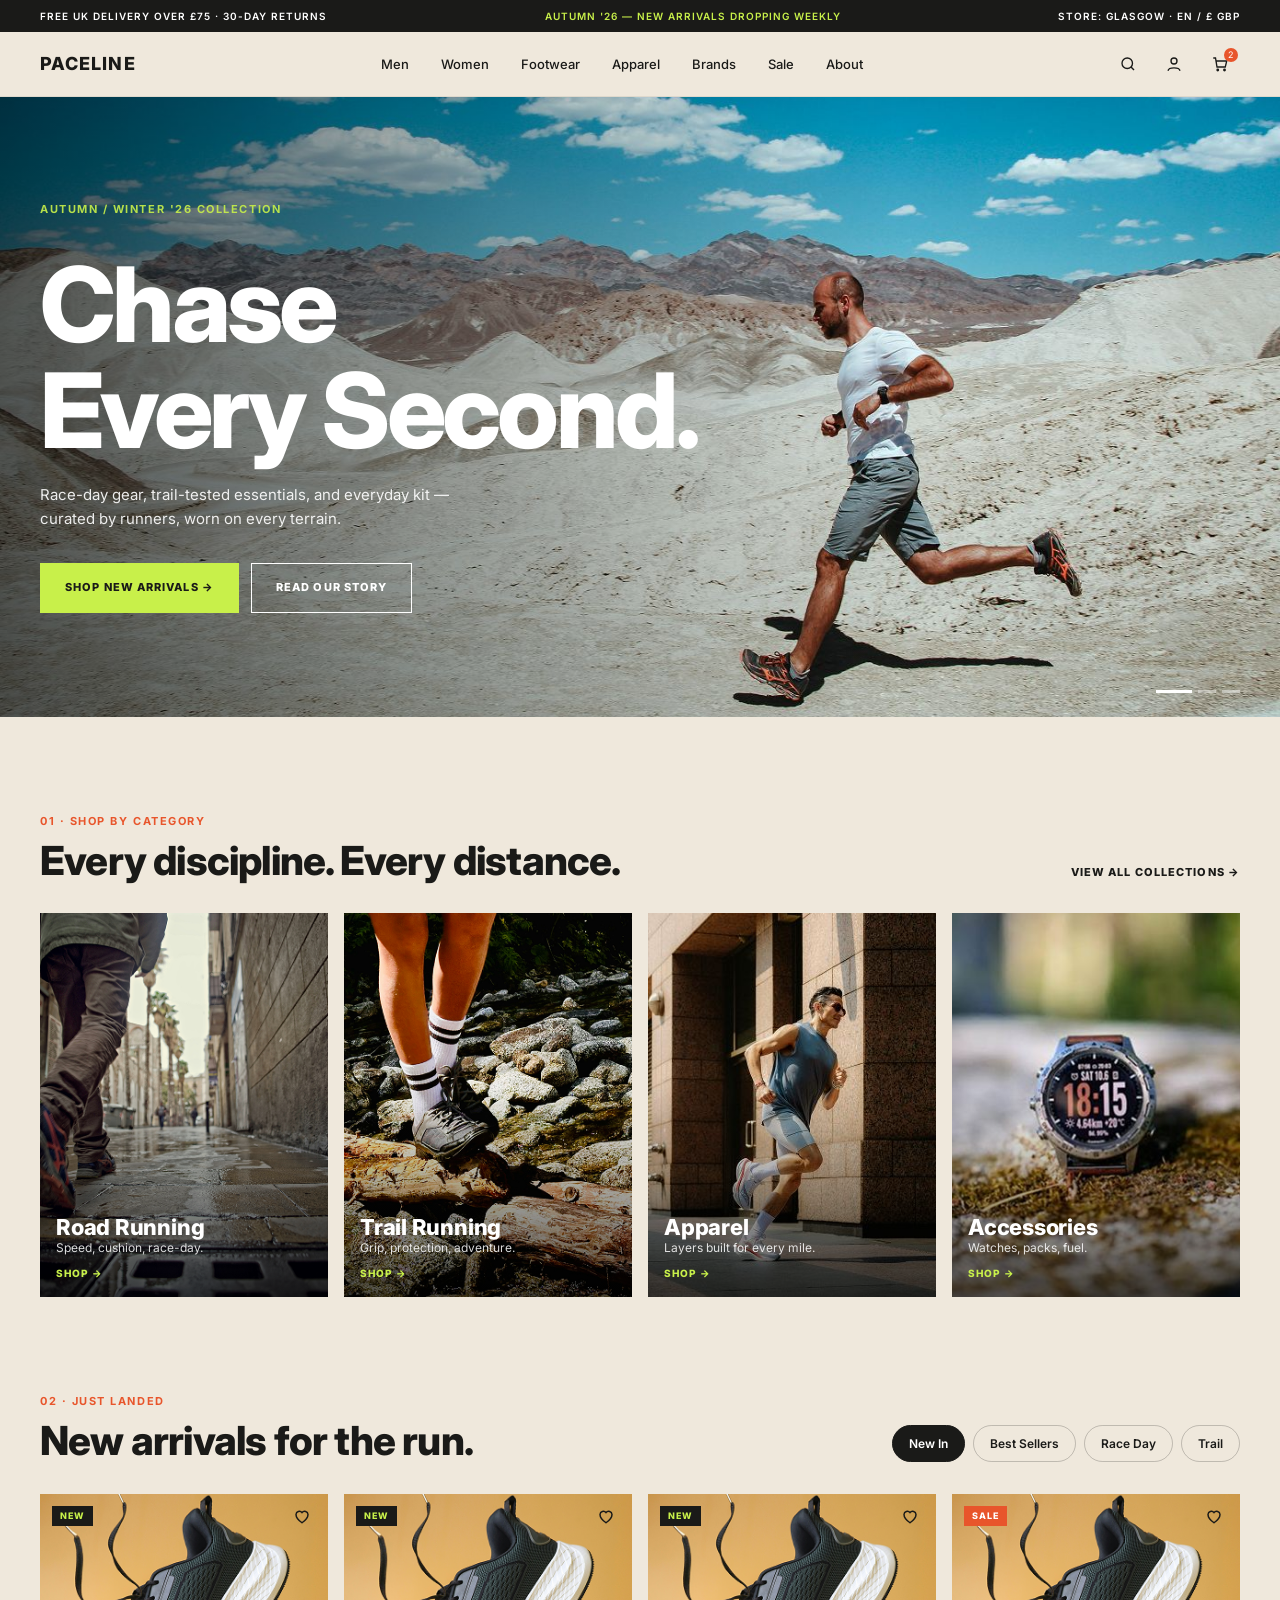
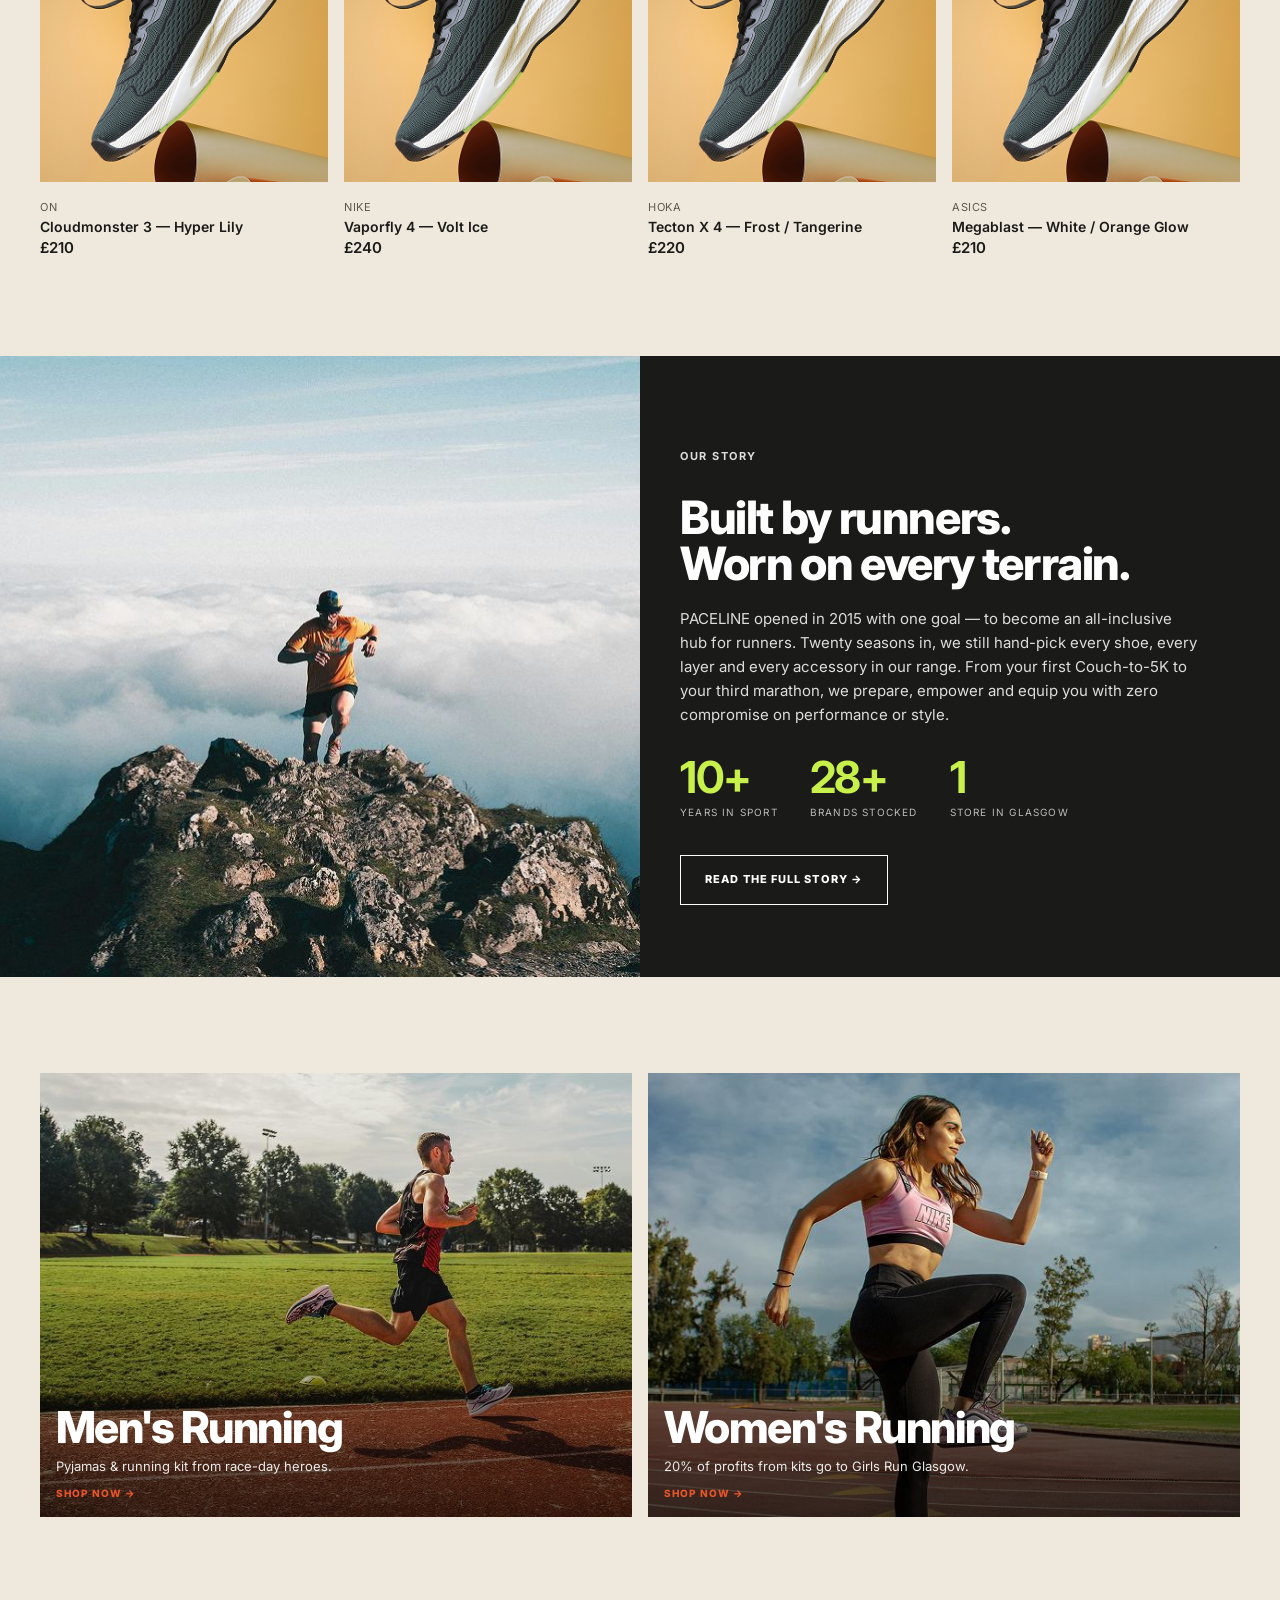
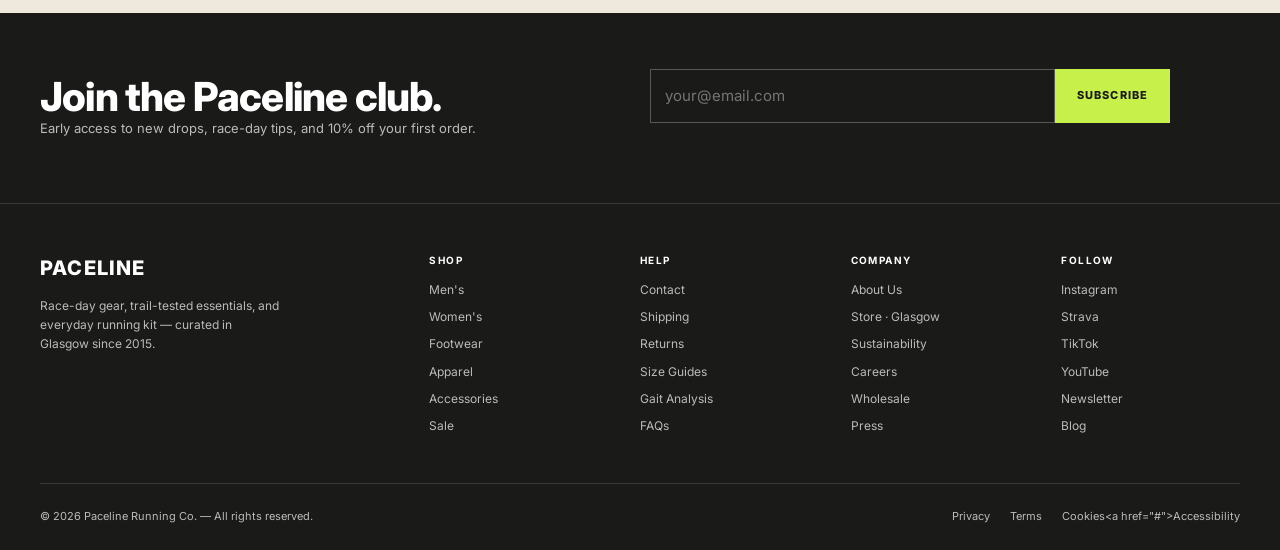
<file: index.html>
<!DOCTYPE html>
<html lang="en">
<head>
<meta charset="utf-8">
<meta name="viewport" content="width=device-width,initial-scale=1">
<title>Paceline — Running Shop, Glasgow</title>
<meta name="description" content="Race-day gear, trail-tested essentials and everyday running kit, curated by runners in Glasgow.">
<link rel="preconnect" href="https://fonts.googleapis.com"><link rel="preconnect" href="https://fonts.gstatic.com" crossorigin>
<link href="https://fonts.googleapis.com/css2?family=Inter:wght@400;500;600;700;800&display=swap" rel="stylesheet">
<link rel="stylesheet" href="css/style.css">
</head>
<body>
<a class="skip" href="#main">Skip to content</a>
<div class="top"><div class="wrap"><span>Free UK delivery over £75 · 30-day returns</span><b>Autumn '26 — new arrivals dropping weekly</b><span>Store: Glasgow · EN / £ GBP</span></div></div>
<header class="site"><div class="wrap">
<a class="logo" href="index.html" aria-label="Paceline home">PACELINE</a>
<nav aria-label="Main"><ul><li><a href="#">Men</a></li><li><a href="#">Women</a></li><li><a href="#">Footwear</a></li><li><a href="#">Apparel</a></li><li><a href="#">Brands</a></li><li><a href="#">Sale</a></li><li><a href="about.html">About</a></li></ul></nav>
<div class="icons">
    <button class="search-btn" aria-label="Search" aria-expanded="false">
  <svg viewBox="0 0 24 24" aria-hidden="true">
    <circle cx="11" cy="11" r="7"/>
    <path d="m20 20-4-4"/>
  </svg>
</button>
<button aria-label="Account"><svg viewBox="0 0 24 24" aria-hidden="true"><circle cx="12" cy="8" r="4"/><path d="M4 21c1-5 15-5 16 0"/></svg></button>
<button aria-label="Cart"><svg viewBox="0 0 24 24" aria-hidden="true"><path d="M3 4h3l2 12h11l2-8H7"/><circle cx="9" cy="20" r="1"/><circle cx="18" cy="20" r="1"/></svg><span class="badge">2</span></button>
<button class="burger" aria-label="Menu" aria-expanded="false"><svg viewBox="0 0 24 24" aria-hidden="true"><path d="M4 7h16M4 12h16M4 17h16"/></svg></button>
</div></div></header>
<div class="search-overlay" aria-hidden="true">
  <div class="search-box">
    <input
      type="search"
      placeholder="Search products..."
      aria-label="Search products"
    >
    <button class="close-search" aria-label="Close search">✕</button>
  </div>
</div>
<main id="main">
<section class="hero" aria-label="Featured">
<img src="assets/img/hero.jpg" alt="A runner crossing a pale desert landscape" fetchpriority="high" width="1600" height="800">
<div class="wrap"><div class="slide-fade" aria-live="polite"><p class="eyebrow lime">Autumn / Winter '26 Collection</p><h1>Chase<br>Every Second.</h1><p>Race-day gear, trail-tested essentials, and everyday kit — curated by runners, worn on every terrain.</p></div>
<div class="cta"><a class="btn lime" href="#arrivals">SHOP NEW ARRIVALS →</a><a class="btn ghost" href="about.html">READ OUR STORY</a></div></div>
<div class="dots" role="group" aria-label="Slides"><button aria-label="Slide 1" aria-current="true"></button><button aria-label="Slide 2"></button><button aria-label="Slide 3"></button></div>
</section>
<section class="sec"><div class="wrap">
<div class="head"><div><p class="eyebrow">01 · Shop by category</p><h2>Every discipline. Every distance.</h2></div><a class="link" href="#">VIEW ALL COLLECTIONS →</a></div>
<div class="grid cats"><a class="cat reveal" href="#"><img src="assets/img/road.jpg" alt="" loading="lazy" width="313" height="420"><div><h3>Road Running</h3><p>Speed, cushion, race-day.</p><span class="link">SHOP →</span></div></a><a class="cat reveal" href="#"><img src="assets/img/trail.jpg" alt="" loading="lazy" width="313" height="420"><div><h3>Trail Running</h3><p>Grip, protection, adventure.</p><span class="link">SHOP →</span></div></a><a class="cat reveal" href="#"><img src="assets/img/apparel.jpg" alt="" loading="lazy" width="313" height="420"><div><h3>Apparel</h3><p>Layers built for every mile.</p><span class="link">SHOP →</span></div></a><a class="cat reveal" href="#"><img src="assets/img/accessories.jpg" alt="" loading="lazy" width="313" height="420"><div><h3>Accessories</h3><p>Watches, packs, fuel.</p><span class="link">SHOP →</span></div></a></div></div></section>
<section class="sec" id="arrivals" style="padding-top:0"><div class="wrap">
<div class="head"><div><p class="eyebrow">02 · Just landed</p><h2>New arrivals for the run.</h2></div>
<div class="pills" role="group" aria-label="Filter products"><button data-f="all" aria-pressed="true">New In</button><button data-f="best" aria-pressed="false">Best Sellers</button><button data-f="race" aria-pressed="false">Race Day</button><button data-f="trail" aria-pressed="false">Trail</button></div></div>
<div class="grid prods"><article class="prod" data-tags="new best"><div class="pic"><span class="tag">NEW</span><button class="heart" aria-label="Add Cloudmonster 3 — Hyper Lily to wishlist" aria-pressed="false"><svg viewBox="0 0 24 24"><path d="M12 21s-8-5.5-8-11a4.5 4.5 0 0 1 8-2.5A4.5 4.5 0 0 1 20 10c0 5.500-8 11-8 11z"/></svg></button><img src="assets/img/shoe.jpg" alt="Cloudmonster 3 — Hyper Lily" loading="lazy" width="313" height="340"></div><small>ON</small><h3>Cloudmonster 3 — Hyper Lily</h3><p>£210</p></article><article class="prod" data-tags="new race"><div class="pic"><span class="tag">NEW</span><button class="heart" aria-label="Add Vaporfly 4 — Volt Ice to wishlist" aria-pressed="false"><svg viewBox="0 0 24 24"><path d="M12 21s-8-5.5-8-11a4.5 4.5 0 0 1 8-2.5A4.5 4.5 0 0 1 20 10c0 5.500-8 11-8 11z"/></svg></button><img src="assets/img/shoe.jpg" alt="Vaporfly 4 — Volt Ice" loading="lazy" width="313" height="340"></div><small>Nike</small><h3>Vaporfly 4 — Volt Ice</h3><p>£240</p></article><article class="prod" data-tags="new trail"><div class="pic"><span class="tag">NEW</span><button class="heart" aria-label="Add Tecton X 4 — Frost / Tangerine to wishlist" aria-pressed="false"><svg viewBox="0 0 24 24"><path d="M12 21s-8-5.5-8-11a4.5 4.5 0 0 1 8-2.5A4.5 4.5 0 0 1 20 10c0 5.500-8 11-8 11z"/></svg></button><img src="assets/img/shoe.jpg" alt="Tecton X 4 — Frost / Tangerine" loading="lazy" width="313" height="340"></div><small>Hoka</small><h3>Tecton X 4 — Frost / Tangerine</h3><p>£220</p></article><article class="prod" data-tags="best race"><div class="pic"><span class="tag sale">SALE</span><button class="heart" aria-label="Add Megablast — White / Orange Glow to wishlist" aria-pressed="false"><svg viewBox="0 0 24 24"><path d="M12 21s-8-5.5-8-11a4.5 4.5 0 0 1 8-2.5A4.5 4.5 0 0 1 20 10c0 5.500-8 11-8 11z"/></svg></button><img src="assets/img/shoe.jpg" alt="Megablast — White / Orange Glow" loading="lazy" width="313" height="340"></div><small>Asics</small><h3>Megablast — White / Orange Glow</h3><p>£210</p></article></div></div></section>
<section class="split"><div><img src="assets/img/story.jpg" alt="A runner on a misty mountain summit" loading="lazy" style="position:absolute;inset:0"></div>
<div class="txt"><p class="eyebrow lime">Our story</p><h2 style="font-size:clamp(32px,4.5vw,46px);letter-spacing:-.03em">Built by runners.<br>Worn on every terrain.</h2>
<p>PACELINE opened in 2015 with one goal — to become an all-inclusive hub for runners. Twenty seasons in, we still hand-pick every shoe, every layer and every accessory in our range. From your first Couch-to-5K to your third marathon, we prepare, empower and equip you with zero compromise on performance or style.</p>
<div class="stats"><div><b data-n="10" data-s="+">10+</b><span>Years in sport</span></div><div><b data-n="40" data-s="+">40+</b><span>Brands stocked</span></div><div><b>1</b><span>Store in Glasgow</span></div></div>
<a class="btn out" style="border-color:#fff" href="about.html">READ THE FULL STORY →</a></div></section>
<section class="sec"><div class="wrap"><div class="grid promos" style="grid-template-columns:repeat(auto-fit,minmax(280px,1fr))">
<a class="promo reveal" href="#"><img src="assets/img/mens.jpg" alt="" loading="lazy"><div><h3>Men's Running</h3><p>Pyjamas &amp; running kit from race-day heroes.</p><span class="link">SHOP NOW →</span></div></a>
<a class="promo reveal" href="#"><img src="assets/img/womens.jpg" alt="" loading="lazy"><div><h3>Women's Running</h3><p>20% of profits from kits go to Girls Run Glasgow.</p><span class="link">SHOP NOW →</span></div></a>
</div></div></section>
</main>
<section class="dark" aria-labelledby="nl"><div class="wrap news">
<div><h2 id="nl">Join the Paceline club.</h2><p>Early access to new drops, race-day tips, and 10% off your first order.</p></div>
<div style="width:100%"><form class="nl" novalidate><label class="sr" for="em">Email address</label><input id="em" type="email" placeholder="your@email.com" required><button>SUBSCRIBE</button></form><p class="msg" role="status"></p></div>
</div></section>
<footer class="site dark"><div class="wrap">
<div class="fcols">
<div><a class="logo" href="index.html">PACELINE</a><p style="max-width:240px;margin-top:12px">Race-day gear, trail-tested essentials, and everyday running kit — curated in Glasgow since 2015.</p></div>
<div><h4>SHOP</h4><ul><li><a href="#">Men's</a></li><li><a href="#">Women's</a></li><li><a href="#">Footwear</a></li><li><a href="#">Apparel</a></li><li><a href="#">Accessories</a></li><li><a href="#">Sale</a></li></ul></div>
<div><h4>HELP</h4><ul><li><a href="#">Contact</a></li><li><a href="#">Shipping</a></li><li><a href="#">Returns</a></li><li><a href="#">Size Guides</a></li><li><a href="#">Gait Analysis</a></li><li><a href="#">FAQs</a></li></ul></div>
<div><h4>COMPANY</h4><ul><li><a href="about.html">About Us</a></li><li><a href="#">Store · Glasgow</a></li><li><a href="#">Sustainability</a></li><li><a href="#">Careers</a></li><li><a href="#">Wholesale</a></li><li><a href="#">Press</a></li></ul></div>
<div><h4>FOLLOW</h4><ul><li><a href="#">Instagram</a></li><li><a href="#">Strava</a></li><li><a href="#">TikTok</a></li><li><a href="#">YouTube</a></li><li><a href="#">Newsletter</a></li><li><a href="#">Blog</a></li></ul></div>
</div>
<div class="legal"><span>© 2026 Paceline Running Co. — All rights reserved.</span><div><a href="#">Privacy</a><a href="#">Terms</a><a href="#">Cookies</а ><а href="#">Accessibility</а ></div></div>
</div></footer>
<div class="progress" aria-hidden="true"></div>
<button class="totop" aria-label="Back to top" hidden>↑</button>
<script src="js/main.js" defer></script>
</body>
</html>
</file>
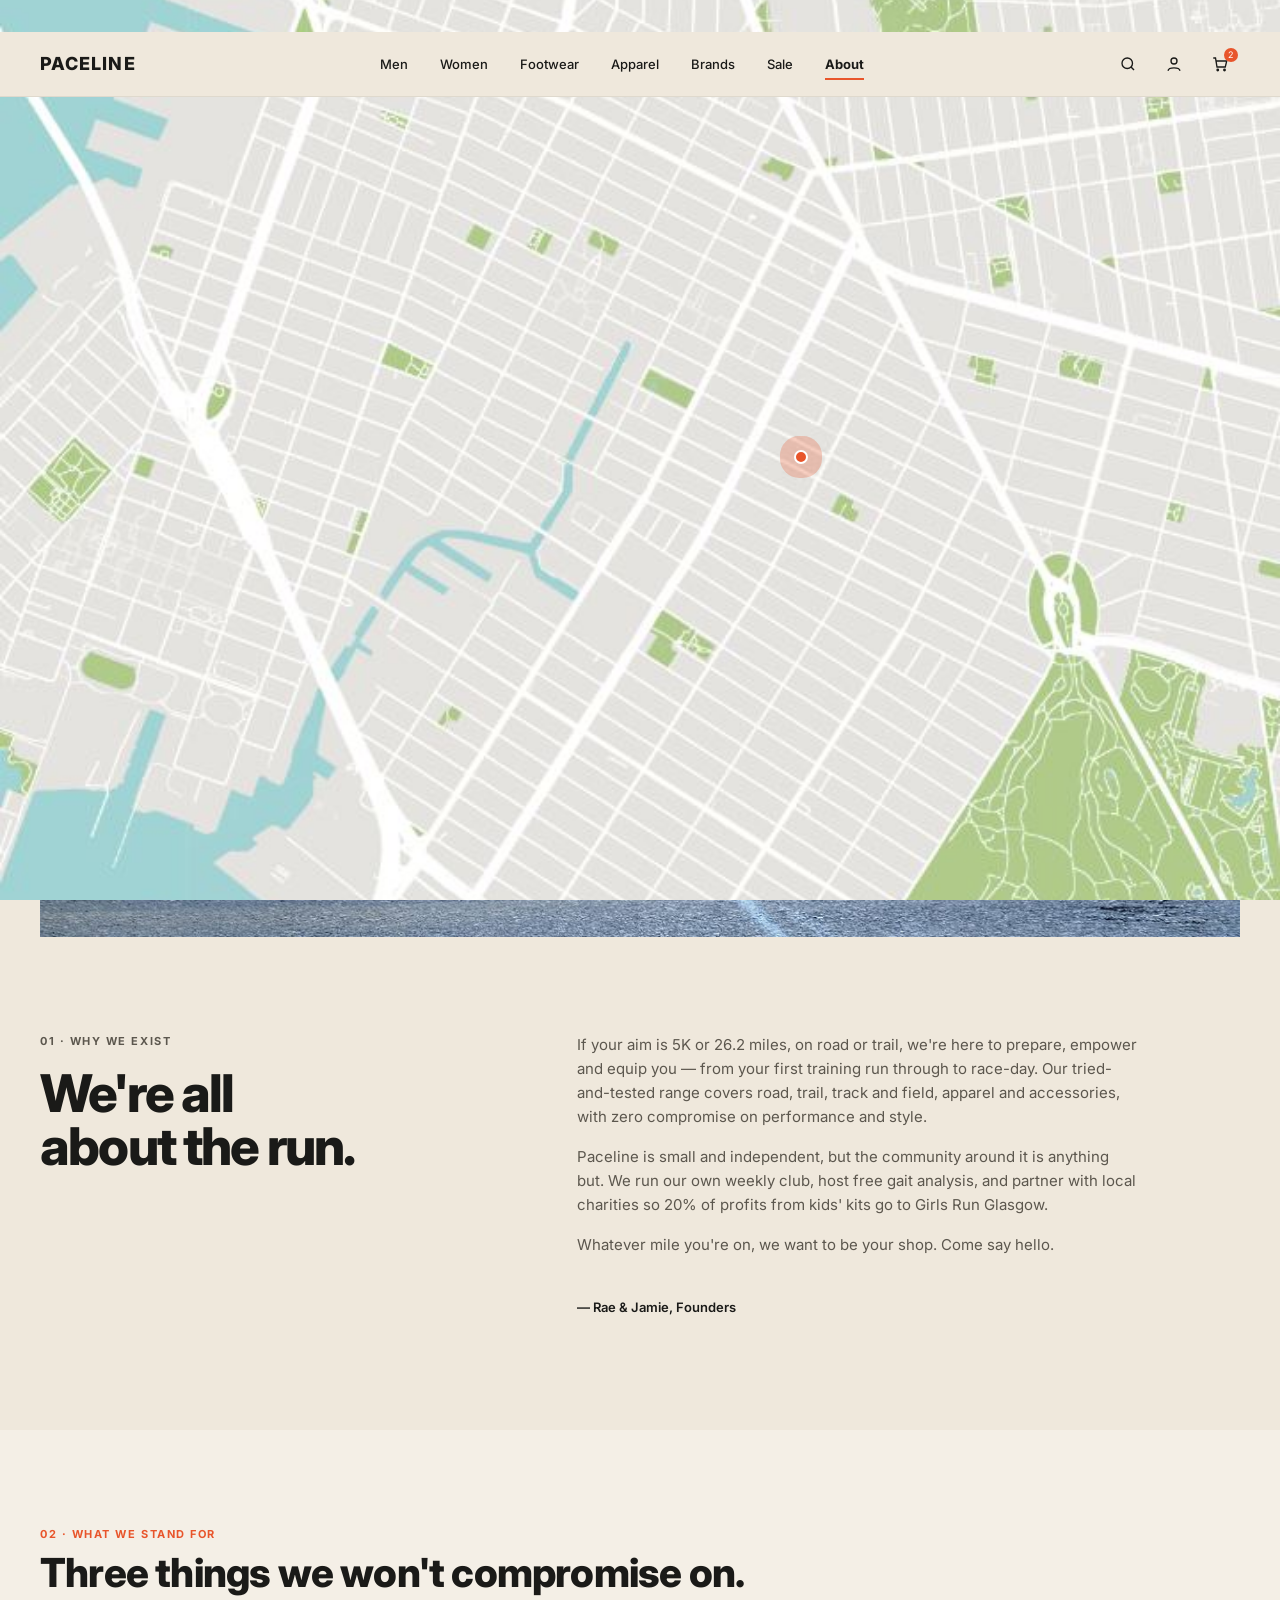
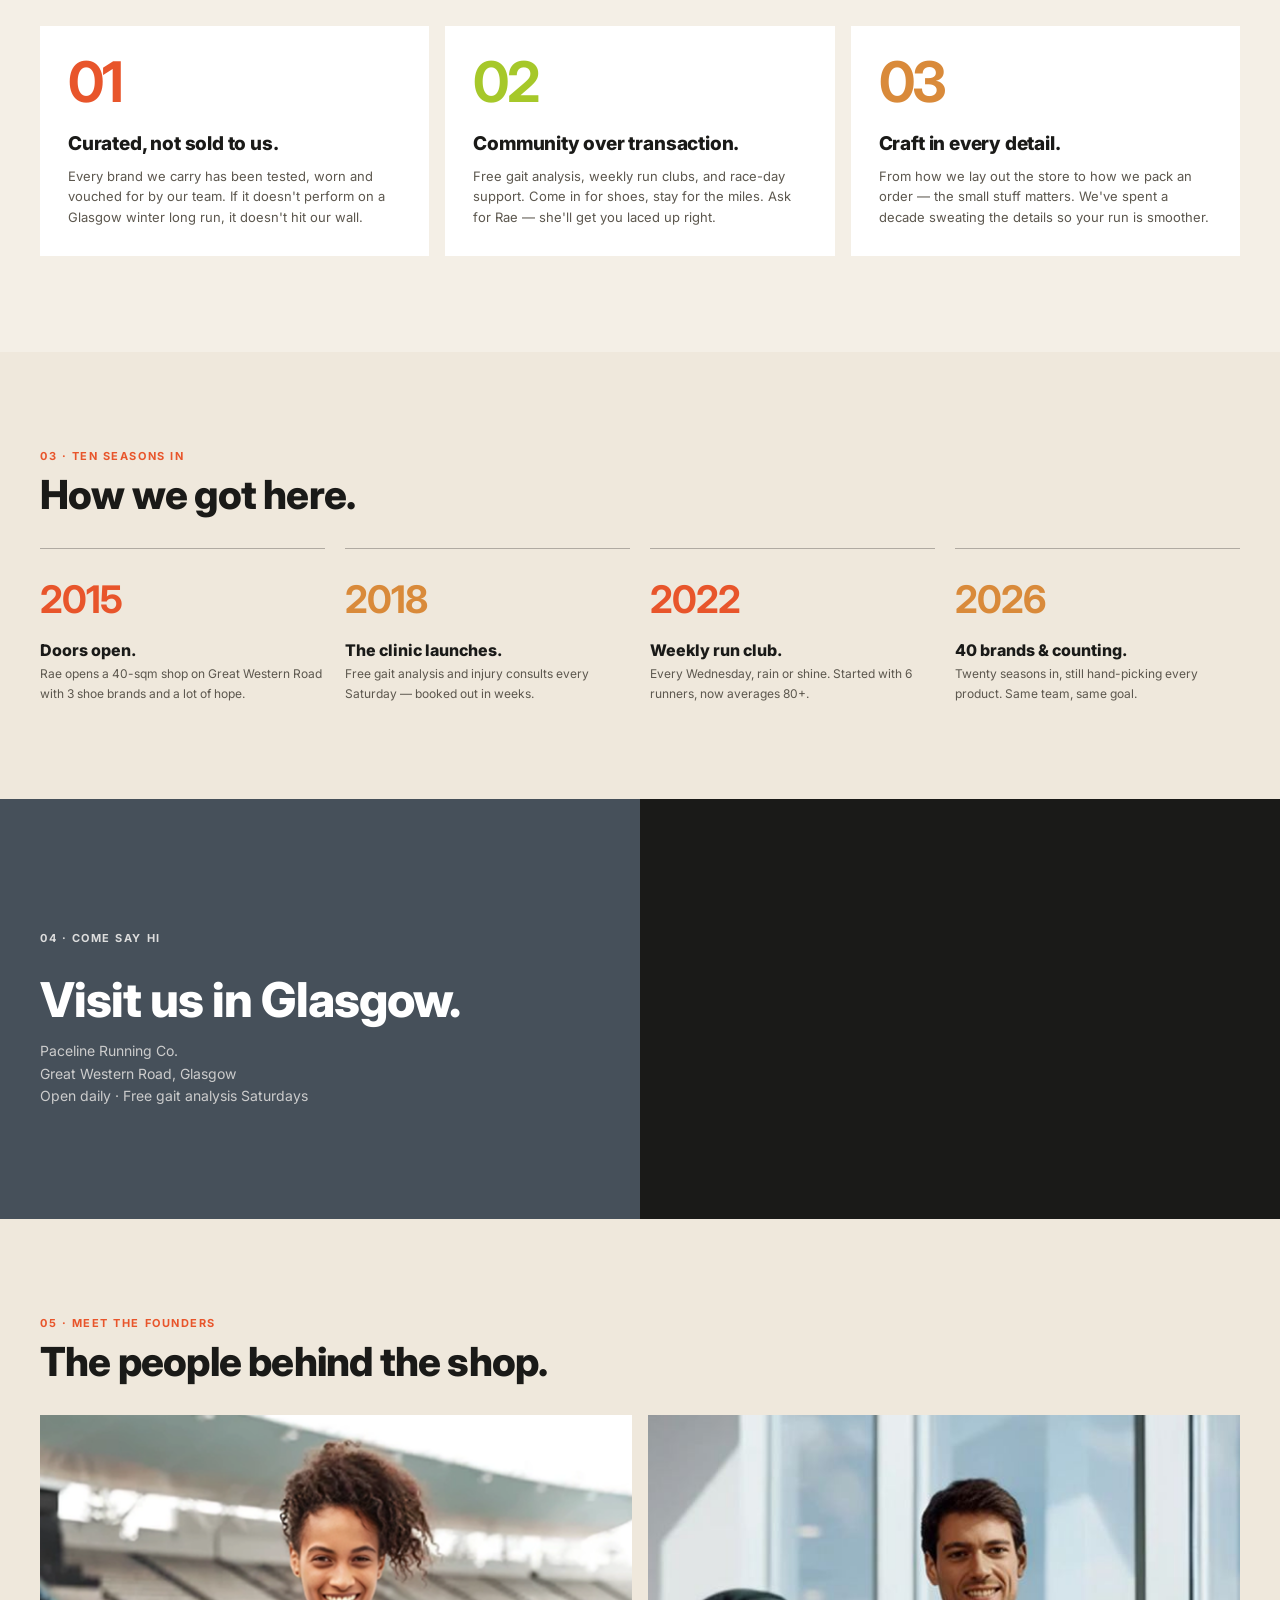
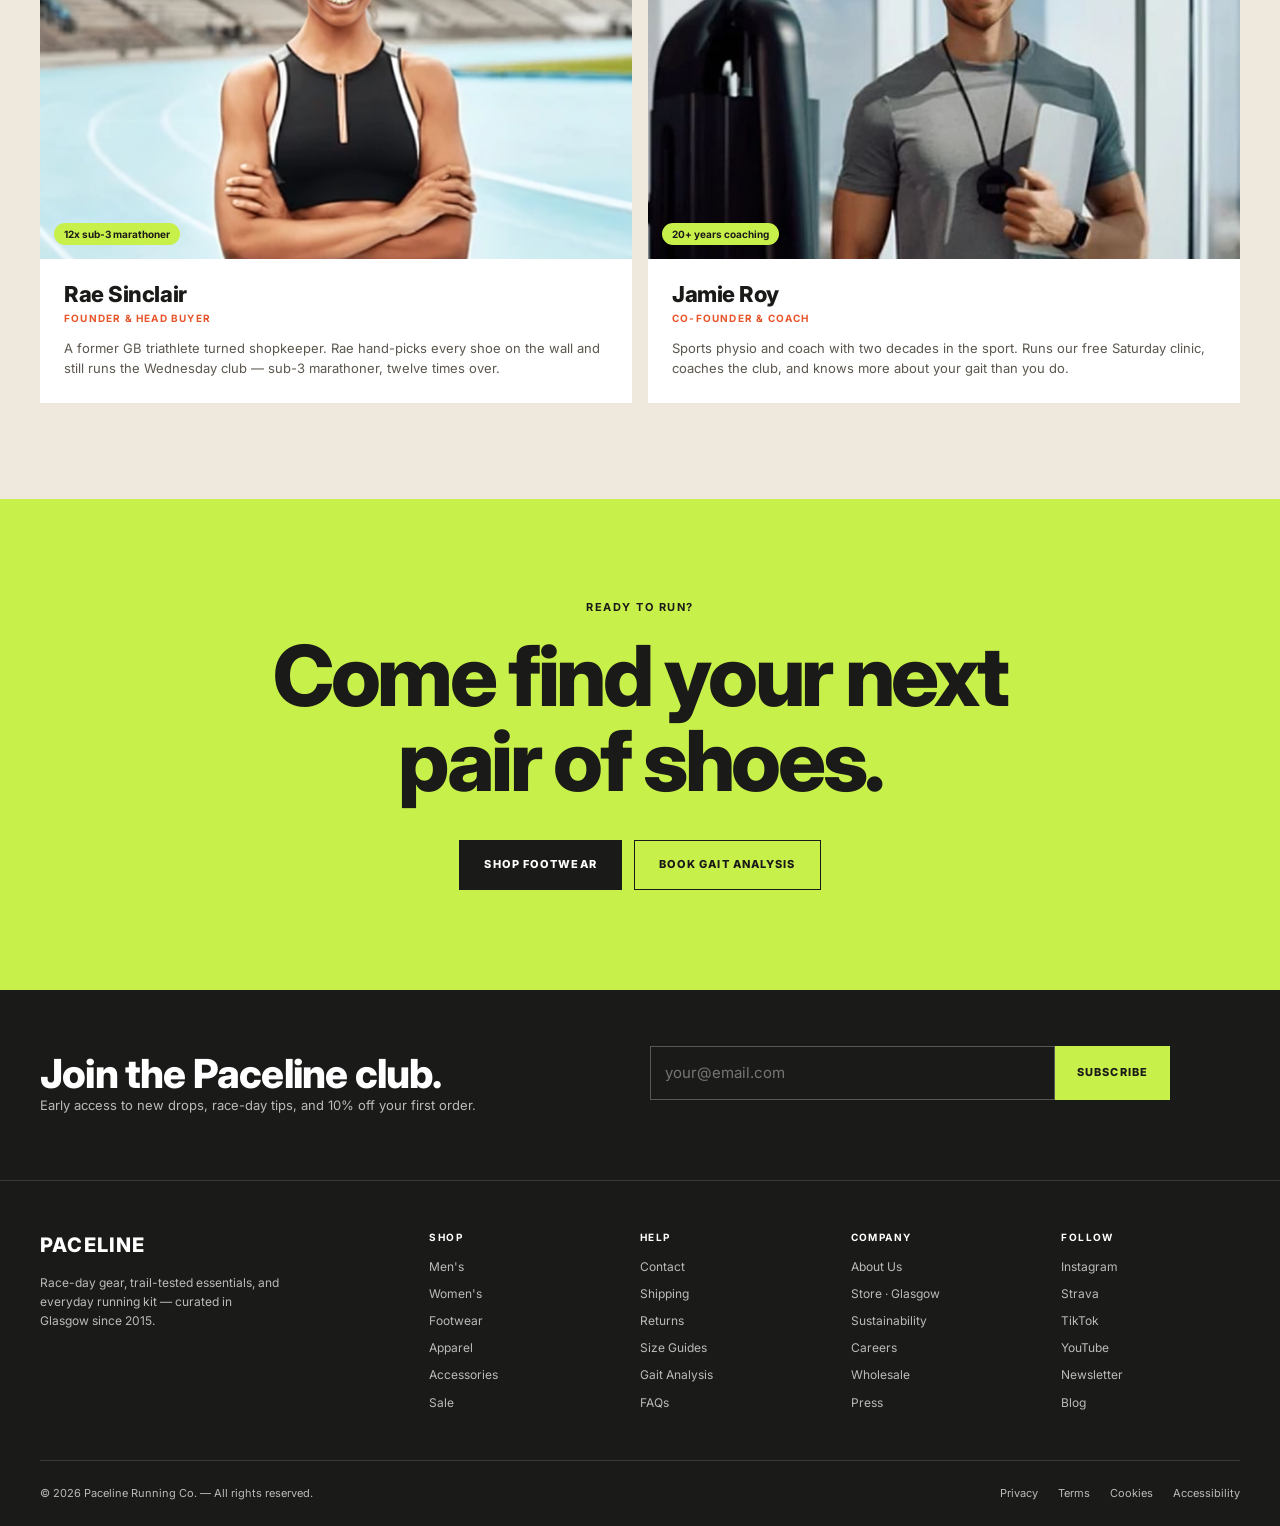
<file: about.html>
<!DOCTYPE html>
<html lang="en">
<head>
<meta charset="utf-8">
<meta name="viewport" content="width=device-width,initial-scale=1">
<title>Our Story — Paceline</title>
<meta name="description" content="The story of Paceline, an independent running shop in Glasgow, and the runners behind it.">
<link rel="preconnect" href="https://fonts.googleapis.com"><link rel="preconnect" href="https://fonts.gstatic.com" crossorigin>
<link href="https://fonts.googleapis.com/css2?family=Inter:wght@400;500;600;700;800&display=swap" rel="stylesheet">
<link rel="stylesheet" href="css/style.css">
</head>
<body>
<a class="skip" href="#main">Skip to content</a>
<div class="top"><div class="wrap"><span>Free UK delivery over £75 · 30-day returns</span><b>Autumn '26 — new arrivals dropping weekly</b><span>Store: Glasgow · EN / £ GBP</span></div></div>
<header class="site"><div class="wrap">
<a class="logo" href="index.html" aria-label="Paceline home">PACELINE</a>
<nav aria-label="Main"><ul><li><a href="#">Men</a></li><li><a href="#">Women</a></li><li><a href="#">Footwear</a></li><li><a href="#">Apparel</a></li><li><a href="#">Brands</a></li><li><a href="#">Sale</a></li><li><a href="about.html" aria-current="page">About</a></li></ul></nav>
<div class="icons">
<button aria-label="Search"><svg viewBox="0 0 24 24" aria-hidden="true"><circle cx="11" cy="11" r="7"/><path d="m20 20-4-4"/></svg></button>
<button aria-label="Account"><svg viewBox="0 0 24 24" aria-hidden="true"><circle cx="12" cy="8" r="4"/><path d="M4 21c1-5 15-5 16 0"/></svg></button>
<button aria-label="Cart"><svg viewBox="0 0 24 24" aria-hidden="true"><path d="M3 4h3l2 12h11l2-8H7"/><circle cx="9" cy="20" r="1"/><circle cx="18" cy="20" r="1"/></svg><span class="badge">2</span></button>
<button class="burger" aria-label="Menu" aria-expanded="false"><svg viewBox="0 0 24 24" aria-hidden="true"><path d="M4 7h16M4 12h16M4 17h16"/></svg></button>
</div></div></header>
<main id="main">
<p class="crumb">HOME / ABOUT</p>
<section class="wrap title"><h1>Our Story</h1><p>We opened Paceline in 2015 with one goal — to build the running shop we'd always wanted. A decade in, we're still hand-picking every shoe, every layer and every accessory for runners just like us.</p></section>
<div class="wrap"><div class="band"><img src="assets/img/joggers.jpg" alt="A pack of runners' feet mid-stride on a city street" fetchpriority="high"></div></div>
<section class="sec"><div class="wrap why reveal"><div><p class="eyebrow">01 · Why we exist</p><h2>We're all<br>about the run.</h2></div>
<div><p>If your aim is 5K or 26.2 miles, on road or trail, we're here to prepare, empower and equip you — from your first training run through to race-day. Our tried-and-tested range covers road, trail, track and field, apparel and accessories, with zero compromise on performance and style.</p>
<p>Paceline is small and independent, but the community around it is anything but. We run our own weekly club, host free gait analysis, and partner with local charities so 20% of profits from kids' kits go to Girls Run Glasgow.</p>
<p>Whatever mile you're on, we want to be your shop. Come say hello.</p><p style="margin-top:40px;color:var(--ink);font-weight:600;font-size:13px">— Rae &amp; Jamie, Founders</p></div></div></section>
<section class="sec alt"><div class="wrap"><p class="eyebrow">02 · What we stand for</p><h2>Three things we won't compromise on.</h2>
<div class="grid vals"><div class="val reveal"><b>01</b><h3>Curated, not sold to us.</h3><p>Every brand we carry has been tested, worn and vouched for by our team. If it doesn't perform on a Glasgow winter long run, it doesn't hit our wall.</p></div><div class="val reveal"><b>02</b><h3>Community over transaction.</h3><p>Free gait analysis, weekly run clubs, and race-day support. Come in for shoes, stay for the miles. Ask for Rae — she'll get you laced up right.</p></div><div class="val reveal"><b>03</b><h3>Craft in every detail.</h3><p>From how we lay out the store to how we pack an order — the small stuff matters. We've spent a decade sweating the details so your run is smoother.</p></div></div></div></section>
<section class="sec"><div class="wrap"><p class="eyebrow">03 · Ten seasons in</p><h2>How we got here.</h2>
<ol class="grid tl" style="list-style:none;padding:0"><li class="reveal"><b>2015</b><h3>Doors open.</h3><p>Rae opens a 40-sqm shop on Great Western Road with 3 shoe brands and a lot of hope.</p></li><li class="reveal"><b>2018</b><h3>The clinic launches.</h3><p>Free gait analysis and injury consults every Saturday — booked out in weeks.</p></li><li class="reveal"><b>2022</b><h3>Weekly run club.</h3><p>Every Wednesday, rain or shine. Started with 6 runners, now averages 80+.</p></li><li class="reveal"><b>2026</b><h3>40 brands &amp; counting.</h3><p>Twenty seasons in, still hand-picking every product. Same team, same goal.</p></li></ol></div></section>
<section class="split visit"><div class="txt"><p class="eyebrow lime">04 · Come say hi</p><h2>Visit us in Glasgow.</h2><address>Paceline Running Co.<br>Great Western Road, Glasgow<br>Open daily · Free gait analysis Saturdays</address></div>
<div style="min-height:340px"><img src="assets/img/map.jpg" alt="Map showing the Paceline store location" loading="lazy" style="position:absolute;inset:0"><span class="pin" role="img" aria-label="Store location"></span></div></section>
<section class="sec"><div class="wrap"><p class="eyebrow">05 · Meet the founders</p><h2>The people behind the shop.</h2>
<div class="grid team">
<article class="person reveal"><div class="ph"><img src="assets/img/rae.jpg" alt="Portrait of Rae Sinclair on an athletics track" loading="lazy"><span class="chip">12x sub-3 marathoner</span></div><div><h3>Rae Sinclair</h3><em>Founder &amp; Head Buyer</em><p>A former GB triathlete turned shopkeeper. Rae hand-picks every shoe on the wall and still runs the Wednesday club — sub-3 marathoner, twelve times over.</p></div></article>
<article class="person reveal"><div class="ph"><img src="assets/img/jamie.jpg" alt="Portrait of Jamie Roy holding a tablet" loading="lazy"><span class="chip">20+ years coaching</span></div><div><h3>Jamie Roy</h3><em>Co-Founder &amp; Coach</em><p>Sports physio and coach with two decades in the sport. Runs our free Saturday clinic, coaches the club, and knows more about your gait than you do.</p></div></article>
</div></div></section>
<section class="cta-band"><p class="eyebrow" style="color:var(--ink)">READY TO RUN?</p><h2>Come find your next<br>pair of shoes.</h2><div class="cta"><a class="btn dk" href="index.html#arrivals">SHOP FOOTWEAR</a><a class="btn out" href="#">BOOK GAIT ANALYSIS</a></div></section>
</main>
<section class="dark" aria-labelledby="nl"><div class="wrap news">
<div><h2 id="nl">Join the Paceline club.</h2><p>Early access to new drops, race-day tips, and 10% off your first order.</p></div>
<div style="width:100%"><form class="nl" novalidate><label class="sr" for="em">Email address</label><input id="em" type="email" placeholder="your@email.com" required><button>SUBSCRIBE</button></form><p class="msg" role="status"></p></div>
</div></section>
<footer class="site dark"><div class="wrap">
<div class="fcols">
<div><a class="logo" href="index.html">PACELINE</a><p style="max-width:240px;margin-top:12px">Race-day gear, trail-tested essentials, and everyday running kit — curated in Glasgow since 2015.</p></div>
<div><h4>SHOP</h4><ul><li><a href="#">Men's</a><li><a href="#">Women's</a><li><a href="#">Footwear</a><li><a href="#">Apparel</a><li><a href="#">Accessories</a><li><a href="#">Sale</a></ul></div>
<div><h4>HELP</h4><ul><li><a href="#">Contact</a><li><a href="#">Shipping</a><li><a href="#">Returns</a><li><a href="#">Size Guides</a><li><a href="#">Gait Analysis</a><li><a href="#">FAQs</a></ul></div>
<div><h4>COMPANY</h4><ul><li><a href="about.html">About Us</a><li><a href="#">Store · Glasgow</a><li><a href="#">Sustainability</a><li><a href="#">Careers</a><li><a href="#">Wholesale</a><li><a href="#">Press</a></ul></div>
<div><h4>FOLLOW</h4><ul><li><a href="#">Instagram</a><li><a href="#">Strava</a><li><a href="#">TikTok</a><li><a href="#">YouTube</a><li><a href="#">Newsletter</a><li><a href="#">Blog</a></ul></div>
</div>
<div class="legal"><span>© 2026 Paceline Running Co. — All rights reserved.</span><div><a href="#">Privacy</a><a href="#">Terms</a><a href="#">Cookies</a><a href="#">Accessibility</a></div></div>
</div></footer>
<div class="progress" aria-hidden="true"></div>
<button class="totop" aria-label="Back to top" hidden>↑</button>
<script src="js/main.js" defer></script>
</body>
</html>
</file>
<file: css/style.css>
/* PACELINE - shared styles. Mobile-first; breakpoints at 700px and 1024px */
:root{--bg:#efe8dc;--bg2:#f4efe6;--ink:#1a1a18;--mut:#5c574e;--lime:#c8f04a;--org:#e8552b;--gold:#d98a3a;--w:#fff;--pad:clamp(16px,4vw,40px)}
*{box-sizing:border-box;margin:0}
html{scroll-behavior:smooth}
body{font:15px/1.6 Inter,system-ui,sans-serif;background:var(--bg);color:var(--ink);-webkit-font-smoothing:antialiased}
img{display:block;max-width:100%;height:100%;width:100%;object-fit:cover}
a{color:inherit;text-decoration:none}
ul{list-style:none;padding:0}
button{font:inherit;cursor:pointer;color:inherit}
:focus-visible{outline:3px solid var(--org);outline-offset:3px}
.sr{position:absolute;width:1px;height:1px;overflow:hidden;clip:rect(0 0 0 0)}
.skip{position:absolute;left:8px;top:-60px;background:var(--lime);padding:8px 14px;z-index:99}
.skip:focus{top:8px}
.wrap{padding:0 var(--pad);max-width:1440px;margin:auto}
h1,h2,h3{letter-spacing:-.035em;line-height:1.02;font-weight:800}
h2{font-size:clamp(28px,4vw,40px);letter-spacing:-.02em}
.eyebrow{font-size:11px;font-weight:700;letter-spacing:.14em;text-transform:uppercase;color:var(--org);margin-bottom:10px}
.lime{color:var(--lime)}
.sec{padding:clamp(48px,8vw,96px) 0}
.head{display:flex;justify-content:space-between;align-items:flex-end;gap:16px;flex-wrap:wrap;margin-bottom:32px}
.link{font-size:11px;font-weight:800;letter-spacing:.1em;text-transform:uppercase}
.btn{display:inline-block;padding:15px 24px;font-size:11px;font-weight:800;letter-spacing:.1em;text-transform:uppercase;border:1.5px solid transparent;transition:.2s}
.btn.lime{background:var(--lime);color:var(--ink)}.btn.lime:hover{background:#d8ff5a}
.btn.ghost{border-color:#fff;color:#fff}.btn.ghost:hover{background:#fff;color:var(--ink)}
.btn.dk{background:var(--ink);color:#fff}.btn.out{border-color:var(--ink)}.btn.out:hover{background:var(--ink);color:#fff}
/* top bar + header */
.top{background:var(--ink);color:#fff;font-size:10px;font-weight:600;letter-spacing:.1em;text-transform:uppercase}
.top .wrap{display:flex;justify-content:space-between;padding-block:8px;gap:12px}
.top b{color:var(--lime);font-weight:600}.top span:first-child,.top span:last-child{display:none}
header.site{background:var(--bg);position:sticky;top:0;z-index:20;border-bottom:1px solid #0001}
header.site .wrap{display:flex;align-items:center;justify-content:space-between;height:64px}
.logo{font-weight:800;font-size:18px;letter-spacing:.06em}
nav ul{display:none;gap:32px}
nav a{font-size:13px;font-weight:500;padding:6px 0;border-bottom:2px solid transparent}
nav a:hover,nav a[aria-current]{border-color:var(--org);font-weight:700}
.icons{display:flex;gap:6px}
.icons button,.icons a{background:none;border:0;width:40px;height:40px;display:grid;place-items:center;position:relative}
.icons svg{width:18px;height:18px;fill:none;stroke:currentColor;stroke-width:1.8}
.badge{position:absolute;top:4px;right:2px;background:var(--org);color:#fff;font-size:9px;min-width:14px;border-radius:7px;text-align:center}
.burger{display:grid!important}
nav.open ul{display:flex;flex-direction:column;position:absolute;left:0;right:0;top:64px;background:var(--bg);padding:16px var(--pad) 24px;gap:6px;box-shadow:0 12px 20px #0002}
/* hero */
.hero{position:relative;min-height:min(78vh,620px);color:#fff;display:flex;align-items:center;overflow:hidden;background:#6b6a68}
.hero>img{position:absolute;inset:0;z-index:0}
.hero::after{content:"";position:absolute;inset:0;background:linear-gradient(90deg,#0009,#0000 70%)}
.hero .wrap{position:relative;z-index:1;width:100%;padding-block:64px}
.hero h1{font-size:clamp(48px,10vw,104px);margin:12px 0 20px}
.hero p{max-width:440px;opacity:.9;margin-bottom:32px}
.hero .eyebrow{color:var(--lime)}
.cta{display:flex;gap:12px;flex-wrap:wrap}
.dots{position:absolute;right:var(--pad);bottom:24px;z-index:2;display:flex;gap:6px}
.dots button{width:18px;height:3px;border:0;background:#fff6;padding:0}
.dots button[aria-current=true]{width:36px;background:#fff}
.slide-fade{transition:opacity .35s}.slide-fade.out{opacity:0}
/* grids + cards */
.grid{display:grid;gap:16px}
.cats{grid-template-columns:1fr 1fr}
.cat{position:relative;aspect-ratio:3/4;overflow:hidden;background:#8a8478;color:#fff;display:block}
.cat img{position:absolute;inset:0;transition:transform .5s}.cat:hover img{transform:scale(1.05)}
.cat::after,.promo::after{content:"";position:absolute;inset:0;background:linear-gradient(transparent 45%,#000a)}
.cat div,.promo div{position:absolute;left:16px;right:16px;bottom:16px;z-index:1}
.cat h3{font-size:clamp(17px,2.2vw,22px);letter-spacing:-.01em}
.cat p{font-size:12px;opacity:.85}
.cat .link,.promo .link{color:var(--lime);display:block;margin-top:8px;font-size:10px}
.pills{display:flex;gap:8px;flex-wrap:wrap}
.pills button{border:1px solid #0003;background:none;border-radius:99px;padding:8px 16px;font-size:12px;font-weight:600}
.pills button[aria-pressed=true]{background:var(--ink);color:#fff;border-color:var(--ink)}
.prods{grid-template-columns:1fr 1fr}
.prod[hidden]{display:none}
.pic{position:relative;aspect-ratio:1;background:#e3a94a;overflow:hidden;margin-bottom:12px}
.pic img{transition:transform .5s}.prod:hover .pic img{transform:scale(1.05)}
.tag{position:absolute;top:12px;left:12px;background:var(--ink);color:var(--lime);font-size:9px;font-weight:800;letter-spacing:.1em;padding:3px 8px;z-index:1}
.tag.sale{background:var(--org);color:#fff}
.heart{position:absolute;top:8px;right:8px;z-index:1;width:36px;height:36px;border:0;background:none}
.heart svg{width:18px;height:18px;fill:none;stroke:var(--ink);stroke-width:2}
.heart[aria-pressed=true] svg{fill:var(--org);stroke:var(--org)}
.prod small{color:var(--mut);font-size:11px;text-transform:uppercase;letter-spacing:.05em}
.prod h3{font-size:14px;letter-spacing:0;font-weight:600;line-height:1.3}
.prod p{font-weight:600}
/* dark split sections */
.split{display:grid;background:var(--ink);color:#fff}
.split>div:first-child{min-height:320px;position:relative;background:#46505a}
.split .txt{padding:clamp(32px,6vw,72px) var(--pad)}
.split .txt p{color:#ddd;max-width:520px;margin:20px 0 28px}
.stats{display:flex;gap:32px;margin-bottom:32px}
.stats b{font-size:clamp(32px,4vw,44px);color:var(--lime);display:block;line-height:1;letter-spacing:-.03em}
.stats span{font-size:10px;letter-spacing:.12em;color:#bbb;text-transform:uppercase}
.promo{position:relative;aspect-ratio:4/3;overflow:hidden;color:#fff;background:#5a6b4a;display:block}
.promo img{position:absolute;inset:0}
.promo h3{font-size:clamp(28px,4.5vw,44px)}
.promo p{font-size:13px;opacity:.9;margin-top:6px}
.promo .link{color:var(--org)}
/* newsletter + footer */
.dark{background:var(--ink);color:#fff}
.news{display:grid;gap:20px;padding-block:56px;align-items:center}
.news p{color:#bbb;font-size:13px}
.news form{display:flex;max-width:520px}
.news input{flex:1;min-width:0;background:none;border:1px solid #fff4;color:#fff;padding:14px;font:inherit}
.news button{background:var(--lime);border:0;padding:0 22px;font-size:11px;font-weight:800;letter-spacing:.1em;color:var(--ink)}
.msg{font-size:12px;color:var(--lime);min-height:18px;margin-top:6px}
footer.site{border-top:1px solid #fff2;padding-block:48px 24px;font-size:12px;color:#bbb}
.fcols{display:grid;grid-template-columns:1fr 1fr;gap:32px}
.fcols>div:first-child{grid-column:1/-1}.fcols .logo{color:#fff;font-size:20px}
.fcols h4{font-size:10px;letter-spacing:.14em;color:#fff;margin-bottom:12px}
.fcols li{margin-bottom:8px}.fcols a:hover{color:var(--lime)}
.legal{display:flex;justify-content:space-between;flex-wrap:wrap;gap:12px;border-top:1px solid #fff2;margin-top:40px;padding-top:24px;font-size:11px}
.legal div{display:flex;gap:20px}
/* about page */
.crumb{text-align:center;font-size:10px;letter-spacing:.14em;color:var(--mut);padding-top:40px}
.title{text-align:center;padding:24px 0 40px}
.title h1{font-size:clamp(56px,13vw,140px)}
.title p{max-width:440px;margin:24px auto 0;color:var(--mut)}
.band{aspect-ratio:21/8;min-height:180px;background:#777;overflow:hidden}
.why{display:grid;gap:24px}
.why p{color:var(--mut);margin-bottom:16px;max-width:560px}
.why h2{font-size:clamp(32px,5vw,52px);letter-spacing:-.035em}
.alt{background:var(--bg2)}
.vals{grid-template-columns:1fr;margin-top:32px}
.val{background:#fff;padding:28px}
.val b{display:block;font-size:56px;letter-spacing:-.04em;line-height:1;color:var(--org);margin-bottom:24px}
.val:nth-child(2) b{color:#a6c82a}.val:nth-child(3) b{color:var(--gold)}
.val h3{font-size:19px;letter-spacing:-.01em;margin-bottom:12px}
.val p{font-size:13px;color:var(--mut)}
.tl{grid-template-columns:1fr 1fr;margin-top:32px;gap:32px 20px}
.tl li{border-top:1px solid #0004;padding-top:20px}
.tl b{font-size:clamp(28px,4vw,38px);letter-spacing:-.03em;color:var(--org);display:block}
.tl li:nth-child(even) b{color:var(--gold)}
.tl h3{font-size:16px;letter-spacing:0;margin:12px 0 6px}
.tl p{font-size:12px;color:var(--mut)}
.visit .txt{display:flex;flex-direction:column;justify-content:center}
.visit h2{font-size:clamp(32px,5vw,48px)}
.visit address{font-style:normal;color:#ccc;margin-top:16px;font-size:14px}
.pin{position:absolute;left:62%;top:50%;width:14px;height:14px;background:var(--org);border:2px solid #fff;border-radius:50%;box-shadow:0 0 0 14px #e8552b44;animation:pulse 2s infinite}
@keyframes pulse{50%{box-shadow:0 0 0 24px #e8552b11}}
.team{grid-template-columns:1fr;margin-top:32px}
.person{background:#fff}
.person .ph{aspect-ratio:4/3;position:relative;background:#9fb6c4;overflow:hidden}
.chip{position:absolute;left:14px;bottom:14px;background:var(--lime);font-size:10px;font-weight:700;padding:3px 10px;border-radius:99px}
.person div:last-child{padding:24px}
.person h3{font-size:22px;letter-spacing:-.02em}
.person em{display:block;font-style:normal;font-size:10px;font-weight:700;color:var(--org);letter-spacing:.12em;text-transform:uppercase;margin:4px 0 12px}
.person p{font-size:13px;color:var(--mut)}
.cta-band{background:var(--lime);text-align:center;padding:clamp(56px,9vw,100px) var(--pad)}
.cta-band h2{font-size:clamp(40px,8vw,84px);letter-spacing:-.04em;margin:16px 0 36px}
.cta-band .cta{justify-content:center}
.reveal{opacity:0;transform:translateY(24px);transition:.7s}.reveal.in{opacity:1;transform:none}
@media(min-width:700px){
 .top span:first-child,.top span:last-child{display:inline}
 .cats,.prods{grid-template-columns:repeat(4,1fr)}
 .vals{grid-template-columns:repeat(3,1fr)}.tl{grid-template-columns:repeat(4,1fr)}
 .team,.promos{grid-template-columns:1fr 1fr}
 .why{grid-template-columns:1fr 1.4fr;gap:64px}
 .news{grid-template-columns:1fr 1fr;justify-items:start}.news form{justify-self:end;width:100%}
 .fcols{grid-template-columns:2fr 1fr 1fr 1fr 1fr}.fcols>div:first-child{grid-column:auto}
 .split{grid-template-columns:1fr 1fr}.split.rev{grid-template-columns:1fr 1fr}
 .split>div:first-child{min-height:420px}
}
@media(min-width:1024px){
 nav ul{display:flex}.burger{display:none!important}
}
@media(prefers-reduced-motion:reduce){*{animation:none!important;transition:none!important;scroll-behavior:auto}.reveal{opacity:1;transform:none}}
.progress{position:fixed;top:0;left:0;right:0;height:3px;background:var(--org);transform:scaleX(0);transform-origin:left;z-index:50}
.totop{position:fixed;right:20px;bottom:20px;width:44px;height:44px;border-radius:50%;border:0;background:var(--lime);color:var(--ink);font-size:20px;font-weight:800;box-shadow:0 4px 14px #0003;z-index:30}
.totop[hidden]{display:none}
.search-overlay {
  display: none;
  position: fixed;
  inset: 0;
  background: rgba(0, 0, 0, 0.65);
  z-index: 1000;
  align-items: flex-start;
  justify-content: center;
  padding-top: 100px;
}

.search-overlay.open {
  display: flex;
}

.search-box {
  display: flex;
  width: min(600px, 90%);
  background: var(--bg);
  padding: 12px;
  gap: 10px;
  box-shadow: 0 10px 30px #0004;
}

.search-box input {
  flex: 1;
  border: 1px solid #ccc;
  padding: 14px;
  font: inherit;
}

.close-search {
  border: 0;
  background: transparent;
  padding: 0 12px;
  font-size: 1.2rem;
}
@media(max-width:1023px){
  nav ul{
    display:none;
  }

  nav.open ul{
    display:flex;
    flex-direction:column;
  }
}
</file>
